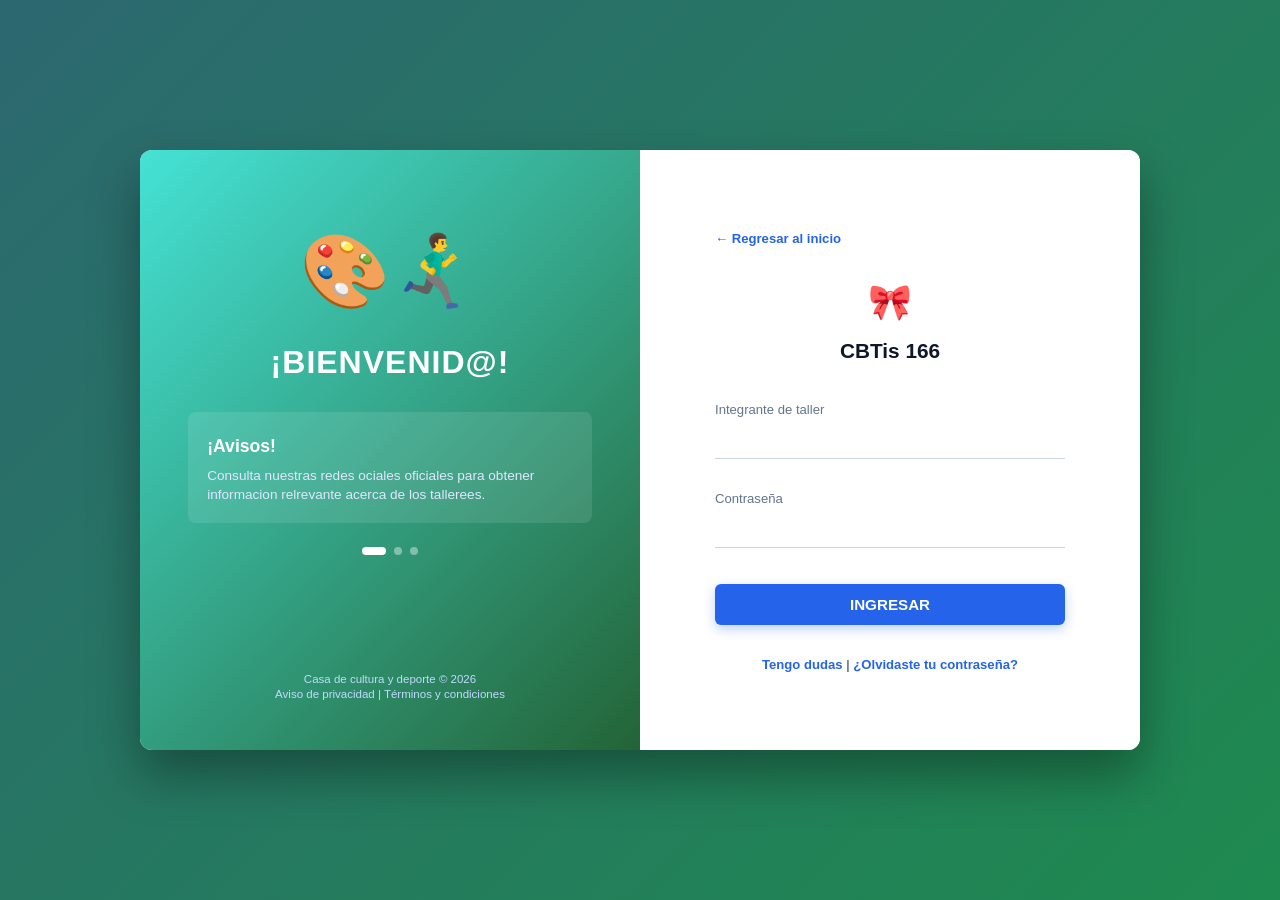
<file: login.html>
<!DOCTYPE html>
<html lang="es">
<head>
    <meta charset="UTF-8">
    <meta name="viewport" content="width=device-width, initial-scale=1.0">
    <title>Portal de la casa de cultura</title>
    <link rel="stylesheet" href="styles.css">
</head>
<body class="cbtis-login-body">

    <!-- Contenedor principal de dos columnas -->
    <div class="cbtis-login-container">

        <!-- LADO IZQUIERDO: Panel Azul con Bienvenida e Ilustración -->
        <div class="cbtis-left-panel">
            <div class="cbtis-left-content">
                
                <div class="cbtis-illustration-box">
                    <div class="cbtis-badge-icon">🎨🏃‍♂️‍➡️</div>
                    <h2>¡BIENVENID@!</h2>
                </div>

                <div class="cbtis-notices-box">
                    <h3>¡Avisos!</h3>
                    <p>Consulta nuestras redes ociales oficiales para obtener informacion relrevante acerca de los tallerees.</p>
                </div>

                <div class="cbtis-slider-dots">
                    <span class="cbtis-dot active"></span>
                    <span class="cbtis-dot"></span>
                    <span class="cbtis-dot"></span>
                </div>
            </div>

            <div class="cbtis-left-footer">
                Casa de cultura y deporte &copy; 2026<br>
                <span>Aviso de privacidad | Términos y condiciones</span>
            </div>
        </div>

        <!-- LADO DERECHO: Panel Blanco con el Formulario de Acceso -->
        <div class="cbtis-right-panel">
            <div class="cbtis-login-wrapper">
                
                <div class="login-back-container">
                    <a href="index.html" class="cbtis-back-link">← Regresar al inicio</a>
                </div>

                <div class="cbtis-logo-header">
                    <div class="login-logo-emoji">🎀</div>
                    <h1>CBTis <strong>166</strong></h1>
                </div>

                <form id="form-login" action="#" method="POST">
                    
                    <div class="cbtis-input-group">
                        <label for="usuario">Integrante de taller</label>
                        <input type="text" id="usuario" name="usuario" required>
                    </div>

                    <div class="cbtis-input-group">
                        <label for="password">Contraseña</label>
                        <input type="password" id="password" name="password" required>
                    </div>

                    <button type="submit" class="cbtis-btn-ingresar">INGRESAR</button>

                </form>

                <div class="cbtis-login-help">
                    <a href="#">Tengo dudas</a> | <a href="#">¿Olvidaste tu contraseña?</a>
                </div>

            </div>
        </div>

    </div>

    <script src="script.js"></script>
</body>
</html>
</file>
<file: styles.css>
/* ======================================================================
   ESTILOS GENERALES Y PORTADA - CBTis 166
   ====================================================================== */
*{
    box-sizing: border-box; /* Incluye bordes y rellenos en el ancho y alto total */
    margin: 0;              /* Elimina los márgenes predeterminados de la página */
    padding: 0;             /* Elimina los rellenos internos predeterminados */
}

body {
    font-family: 'Segoe UI', Tahoma, Geneva, Verdana, sans-serif; /* Tipografía principal limpia y moderna */
    color: #1e293b;                 /* Color de texto base gris oscuro */
    background-color: #f8fafc;      /* Color de fondo general suave para el sitio */
    line-height: 1.6;               /* Espaciado de línea cómodo para la lectura */
}

/* --------------------------------------------------------------------
   BARRA SUPERIOR DE CONTACTO
   -------------------------------------------------------------------- */
.top-bar {
    background-color: #0b1120;              /* Fondo oscuro para la franja de contacto superior */
    color: #cbd5e1;                         /* Color de texto gris claro secundario */
    font-size: 0.82rem;                     /* Tamaño de fuente pequeño y sutil */
    padding: 0.5rem 2rem;                   /* Relleno interno superior/inferior y lateral */
    border-bottom: 1px solid rgba(255, 255, 255, 0.1); /* Línea divisoria inferior translúcida */
}

.top-bar-container {
    max-width: 1200px;     /* Ancho máximo estructurado para mantener simetría */
    margin: 0 auto;        /* Centra horizontalmente el contenedor */
    display: flex;         /* Activa el diseño flexible */
    justify-content: space-between; /* Distribuye el espacio entre los elementos internos */
    align-items: center;   /* Centra verticalmente los elementos */
}

.top-contacts {
    display: flex;         /* Distribuye los datos de contacto en fila horizontal */
    gap: 2rem;             /* Separación horizontal entre los elementos */
}

.top-item.whatsapp {
    color: #4ade80;        /* Color verde característico para destacar WhatsApp */
}

/* ======================================================================
   BARRA DE NAVEGACIÓN RESPONSIVA
   ====================================================================== */
.navbar {
    background-color: #ffffff; /* Fondo blanco sólido para el menú de navegación */
    border-bottom: 1px solid #e2e8f0; /* Borde inferior sutil */
    position: sticky;          /* Fija la barra en la parte superior al hacer scroll */
    top: 0;                    /* Posición de anclaje exacto en la parte superior */
    z-index: 1000;             /* Asegura que la barra esté siempre por encima de otros elementos */
    padding: 0.8rem 1.5rem;    /* Relleno interior de la barra de navegación */
}

.nav-container {
    max-width: 1200px;         /* Ancho máximo alineado con el resto del sitio */
    margin: 0 auto;            /* Centra el contenedor del menú */
    display: flex;             /* Modelo flexible */
    justify-content: space-between; /* Separa el logotipo de los enlaces del menú */
    align-items: center;       /* Alinea verticalmente al centro */
    flex-wrap: wrap;           /* Permite que los elementos bajen si falta espacio */
    gap: 1rem;                 /* Espaciado predeterminado */
}

.nav-brand {
    display: flex;             /* Contenedor flexible para la marca/logo */
    align-items: center;       /* Centra verticalmente el logotipo */
}

.brand-logo-img {
    height: 55px;              /* Altura fija estándar para el logotipo institucional */
    width: auto;               /* Ancho proporcional automático */
    object-fit: contain;       /* Evita deformaciones en la imagen */
    display: block;            /* Elimina espacios fantasma inferiores */
}

.nav-links {
    display: flex;             /* Organiza los enlaces de navegación en línea */
    align-items: center;       /* Centra verticalmente */
    gap: 1.5rem;               /* Espacio de separación entre cada opción del menú */
    flex-wrap: wrap;           /* Adaptable en pantallas chicas */
}

.nav-links a {
    text-decoration: none;     /* Quita el subrayado predeterminado de los enlaces */
    color: #475569;            /* Color de texto gris intermedio */
    font-weight: 600;          /* Seminegrita para mejor visibilidad */
    font-size: 0.9rem;         /* Tamaño de fuente adecuado */
    transition: color 0.2s;    /* Transición suave al cambiar de color */
}

.nav-links a:hover {
    color: #2563eb;            /* Cambia a azul corporativo al pasar el cursor */
}

.btn-nav-login {
    background-color: #2563eb; /* Fondo azul destacado para el botón de alumnos */
    color: white !important;   /* Texto blanco forzado */
    padding: 8px 16px;         /* Relleno interior del botón */
    border-radius: 6px;        /* Esquinas redondeadas */
    transition: background-color 0.2s; /* Transición suave en el color de fondo */
}

.btn-nav-login:hover {
    background-color: #1d4ed8; /* Azul más oscuro al pasar el cursor */
}

@media (max-width: 600px) {
    .navbar {
        padding: 0.6rem 1rem;  /* Reduce el padding en pantallas móviles pequeñas */
    }
    .nav-container {
        justify-content: center; /* Centra los elementos del menú en móviles */
    }
    .nav-links {
        gap: 1rem;             /* Reduce el espacio entre enlaces */
        justify-content: center; /* Centra los enlaces */
    }
}

/* --------------------------------------------------------------------
   SECCIÓN HERO (DOS COLUMNAS CON COLLAGE)
   -------------------------------------------------------------------- */
.hero-section {
    background: linear-gradient(135deg, #81c2ca 0%, #3f5e37 100%); /* Fondo con degradado azul oscuro */
    color: rgb(255, 254, 253);              /* Texto general en blanco para alto contraste */
    padding: 5rem 2rem;        /* Relleno superior/inferior amplio y lateral */
    overflow: hidden;          /* Oculta desbordamientos */
}

.hero-container {
    max-width: 1200px;         /* Ancho máximo del contenedor principal */
    margin: 0 auto;            /* Centra el contenedor */
    display: grid;             /* Utiliza CSS Grid para organizar las columnas */
    grid-template-columns: 1.1fr 0.9fr; /* Texto ligeramente más ancho que el collage */
    gap: 3rem;                 /* Espacio de separación entre columnas */
    align-items: center;       /* Alinea verticalmente al centro */
}

@media (max-width: 900px) {
    .hero-container {
        grid-template-columns: 1fr; /* Cambia a una sola columna en pantallas medianas/móviles */
    }
}

.hero-tag {
    display: inline-block;     /* Permite aplicar padding y márgenes como bloque */
    background-color: rgba(37, 235, 113, 0.3); /* Fondo azul translúcido */
    border: 1px solid rgba(210, 224, 241, 0.4); /* Borde azul claro sutil */
    color: #93c5fd;            /* Texto azul claro brillante */
    padding: 6px 16px;         /* Relleno interior */
    border-radius: 20px;       /* Bordes redondeados estilo píldora */
    font-size: 0.85rem;        /* Tamaño de fuente compacto */
    font-weight: 600;          /* Seminegrita */
    text-transform: uppercase; /* Convierte el texto en mayúsculas */
    margin-bottom: 1.5rem;     /* Margen inferior */
}

.hero-text-side h1 {
    font-size: 2.8rem;         /* Tamaño de fuente grande para el título principal */
    font-weight: 800;          /* Grosor muy marcado */
    margin-bottom: 1rem;       /* Espacio inferior */
    letter-spacing: -0.5px;    /* Reduce ligeramente el espacio entre letras */
    line-height: 1.2;          /* Altura de línea compacta */
}

.hero-text-side p {
    font-size: 1.1rem;         /* Tamaño de fuente cómodo para la descripción */
    color: #cbd5e1;            /* Color gris claro legible */
    margin-bottom: 2rem;       /* Espacio inferior */
    line-height: 1.6;          /* Altura de línea legible */
}

.hero-cta-box {
    background: rgba(21, 42, 15, 0.4); /* Fondo oscuro semitransparente */
    border: 1px solid rgba(255, 255, 255, 0.1); /* Borde sutil translúcido */
    padding: 1.8rem;           /* Relleno interno */
    border-radius: 12px;       /* Bordes redondeados */
    backdrop-filter: blur(6px); /* Efecto de desenfoque de cristal esmerilado */
}

.btn-orange {
    display: inline-block;     /* Permite dimensiones en enlaces */
    background: linear-gradient(135deg, #ec98cc 0%, #0cb6ea 100%); /* Degradado naranja llamativo */
    color: white;              /* Texto blanco */
    padding: 14px 28px;        /* Relleno interior generoso */
    border-radius: 8px;        /* Bordes redondeados */
    text-decoration: none;     /* Quita subrayado */
    font-weight: 700;          /* Negrita */
    font-size: 1.05rem;        /* Tamaño destacado */
    box-shadow: 0 4px 15px rgba(22, 249, 98, 0.4); /* Sombra naranja difuminada */
    transition: transform 0.2s, box-shadow 0.2s; /* Transiciones suaves */
    margin-bottom: 1.2rem;     /* Espacio inferior */
}

.btn-orange:hover {
    transform: translateY(-2px); /* Eleva ligeramente el botón al pasar el cursor */
    box-shadow: 0 6px 20px rgba(39, 240, 106, 0.6); /* Aumenta intensidad de sombra */
}

.hero-benefits {
    display: flex;             /* Organiza los beneficios en línea flexible */
    flex-wrap: wrap;           /* Salto de línea automático */
    gap: 15px;                 /* Espacio entre beneficios */
    font-size: 0.9rem;         /* Tamaño estándar */
    color: #e2e8f0;            /* Gris claro */
    font-weight: 500;          /* Peso medio */
}

/* Estilos del Collage de Imágenes */
.image-collage {
    display: flex;             /* Organiza los elementos en columna */
    flex-direction: column;    /* Dirección vertical */
    gap: 15px;                 /* Espacio entre imágenes */
    background: rgba(255, 255, 255, 0.05); /* Fondo translúcido sutil */
    padding: 20px;             /* Relleno interior */
    border-radius: 20px;       /* Bordes redondeados del contenedor */
    border: 1px solid rgba(255, 255, 255, 0.1); /* Borde sutil */
}

.collage-main img {
    width: 100%;               /* Ancho completo */
    height: 240px;             /* Altura fija para la imagen principal */
    object-fit: cover;         /* Recorta proporcionalmente sin deformar */
    border-radius: 12px;       /* Bordes redondeados */
    box-shadow: 0 10px 25px rgba(0,0,0,0.3); /* Sombra de profundidad */
}

.collage-sub {
    display: grid;             /* Cuadrícula para las dos imágenes inferiores */
    grid-template-columns: 1fr 1fr; /* Dos columnas iguales */
    gap: 15px;                 /* Espacio entre las secundarias */
}

.collage-sub img {
    width: 100%;               /* Ancho completo */
    height: 140px;             /* Altura fija para secundarias */
    object-fit: cover;         /* Recorte proporcional */
    border-radius: 12px;       /* Bordes redondeados */
    box-shadow: 0 8px 20px rgba(0,0,0,0.3); /* Sombra de profundidad */
}

/* Clases específicas para el formulario de informes */
.hero-title-custom {
    font-size: 2.5rem;         /* Tamaño de título personalizado */
    margin-bottom: 1rem;       /* Margen inferior */
}

.hero-desc-custom {
    color: #cbd5e1;            /* Color secundario */
    font-size: 1rem;           /* Tamaño legible */
    margin-bottom: 1.5rem;     /* Margen inferior */
}

.hero-subtitle-custom {
    font-size: 0.95rem;        /* Subtítulo */
    font-weight: 600;          /* Seminegrita */
    color: #93c5fd;            /* Azul claro */
    margin-bottom: 0.8rem;     /* Margen inferior */
}

.hero-benefits-column {
    display: flex;             /* Flexible vertical */
    flex-direction: column;    /* Apilado vertical */
    gap: 8px;                  /* Espaciado ajustado */
}

.cbtis-hero-form-card {
    background-color: #ffffff; /* Fondo blanco sólido para la tarjeta del formulario */
    padding: 2.2rem;           /* Relleno interno amplio */
    border-radius: 16px;       /* Bordes redondeados marcados */
    box-shadow: 0 20px 40px rgba(0, 0, 0, 0.25); /* Sombra elegante flotante */
    width: 100%;               /* Ancho completo disponible */
    max-width: 440px;          /* Ancho máximo de la tarjeta */
    margin: 0 auto;            /* Centrado horizontal */
}

.form-card-title {
    color: #0f172a;            /* Color oscuro */
    font-size: 1.25rem;        /* Mediano destacado */
    font-weight: 700;          /* Negrita */
    margin-bottom: 1rem;       /* Margen inferior */
    text-align: center;        /* Centrado */
}

.form-group-margin {
    margin-bottom: 1rem;       /* Espacio inferior estándar entre campos */
}

.form-control-input {
    width: 100%;               /* Ancho completo */
    border: 1px solid #cbd5e1; /* Borde gris claro */
    border-radius: 8px;        /* Bordes redondeados */
    padding: 10px 14px;        /* Relleno interior cómodo */
    font-size: 0.9rem;         /* Tamaño de letra interno */
    outline: none;             /* Sin borde de enfoque por defecto */
}

.form-control-select {
    width: 100%;               /* Ancho completo */
    border: 1px solid #cbd5e1; /* Borde gris claro */
    border-radius: 8px;        /* Bordes redondeados */
    padding: 10px 14px;        /* Relleno interior */
    font-size: 0.9rem;         /* Tamaño de fuente */
    background: #fff;          /* Fondo blanco */
    color: #475569;            /* Color de texto de opciones */
    outline: none;             /* Quita contorno */
}

.form-date-label {
    font-size: 0.78rem;        /* Letra pequeña para etiquetas de fecha */
    color: #64748b;            /* Gris secundario */
    display: block;            /* Ocupa su propia línea */
    margin-bottom: 2px;        /* Margen inferior mínimo */
}

.form-control-date {
    width: 100%;               /* Ancho completo */
    border: 1px solid #cbd5e1; /* Borde gris */
    border-radius: 8px;        /* Bordes redondeados */
    padding: 8px 14px;         /* Relleno interior */
    font-size: 0.9rem;         /* Tamaño de fuente */
    color: #334155;            /* Color de texto interno */
    outline: none;             /* Quita contorno */
}

.form-control-textarea {
    width: 100%;               /* Ancho completo */
    border: 1px solid #cbd5e1; /* Borde gris */
    border-radius: 8px;        /* Bordes redondeados */
    padding: 10px 14px;        /* Relleno interior */
    font-size: 0.9rem;         /* Tamaño de fuente */
    outline: none;             /* Quita contorno */
    font-family: inherit;      /* Hereda tipografía general */
}

/* ======================================================================
   CORRECCIÓN DEFINITIVA PARA LA CASILLA Y EL TEXTO DE ACEPTAR TÉRMINOS
   ====================================================================== */
.form-group-checkbox {
    margin-bottom: 1.2rem;     /* Espacio inferior */
    display: flex;             /* Contenedor flexible */
    flex-direction: row !important; /* Fuerza dirección horizontal estricta */
    align-items: flex-start !important; /* Alinea arriba */
    justify-content: flex-start !important; /* Alinea a la izquierda */
    gap: 10px;                 /* Espacio horizontal entre cuadro y texto */
    text-align: left;          /* Alineación izquierda */
    width: 100%;               /* Ancho completo */
}

.form-checkbox-input {
    width: 18px !important;    /* Ancho fijo forzado para el checkbox */
    height: 18px !important;   /* Alto fijo forzado */
    min-width: 18px;           /* Evita compresión */
    cursor: pointer;           /* Cambia cursor a mano */
    margin-top: 2px;           /* Ajuste vertical fino con la primera línea */
    flex-shrink: 0;            /* Impide deformación */
    appearance: auto;          /* Restaura el comportamiento visual nativo */
    -webkit-appearance: checkbox; /* Compatibilidad WebKit */
}

.form-checkbox-label {
    font-size: 0.78rem !important; /* Letra pequeña legible para textos legales */
    color: #475569 !important;     /* Gris oscuro */
    line-height: 1.35 !important;  /* Altura de línea compacta */
    cursor: pointer;               /* Cursor interactivo */
    display: inline-block !important; /* Comportamiento en línea */
    width: auto !important;        /* Ancho automático */
    flex: 1;                       /* Ocupa el resto del espacio disponible */
}

.form-submit-btn {
    background-color: #0052ff;     /* Fondo azul intenso para el botón enviar */
    width: 100%;                   /* Ancho completo */
    border-radius: 8px;            /* Bordes redondeados */
    padding: 12px;                 /* Relleno interior */
    font-weight: 700;              /* Negrita */
    color: white;                  /* Texto blanco */
    border: none;                  /* Sin bordes */
    cursor: pointer;               /* Cursor de mano */
    transition: background 0.2s;   /* Transición suave */
}

.cbtis-hero-form-card input:focus, 
.cbtis-hero-form-card select:focus, 
.cbtis-hero-form-card textarea:focus {
    border-color: #2563eb !important; /* Cambia el borde a azul brillante al enfocar */
    box-shadow: 0 0 0 3px rgba(37, 99, 235, 0.15); /* Brillo sutil alrededor */
}

/* ======================================================================
   ESTILOS DE OFERTA EDUCATIVA CON IMÁGENES
   ====================================================================== */
.careers-section {
    padding: 5rem 2rem;            /* Espaciado superior/inferior */
    background-color: #f8fafc;     /* Fondo claro */
}

.section-container {
    max-width: 1200px;             /* Ancho máximo centrado */
    margin: 0 auto;                /* Centrado horizontal */
}

.section-header {
    text-align: center;            /* Centrado de títulos de sección */
    margin-bottom: 3.5rem;         /* Espacio inferior */
}

.section-header h2 {
    font-size: 2.2rem;             /* Título grande */
    color: #0f172a;                /* Color oscuro */
    margin-bottom: 0.5rem;         /* Espacio con subtítulo */
}

.section-header p {
    color: #64748b;                /* Gris secundario */
    font-size: 1.05rem;            /* Tamaño legible */
}

.careers-grid {
    display: grid;                 /* Cuadrícula CSS adaptable */
    grid-template-columns: repeat(auto-fit, minmax(260px, 1fr)); /* Columnas responsivas */
    gap: 2rem;                     /* Espacio entre tarjetas */
}

.career-card {
    background-color: #ffffff;     /* Fondo blanco */
    border: 1px solid #e2e8f0;     /* Borde sutil */
    border-radius: 12px;           /* Esquinas redondeadas */
    overflow: hidden;              /* Oculta desbordamientos internos */
    box-shadow: 0 4px 6px rgba(0, 0, 0, 0.02); /* Sombra ligera */
    transition: transform 0.2s ease, box-shadow 0.2s ease; /* Transiciones suaves */
}

.career-card:hover {
    transform: translateY(-5px);   /* Eleva la tarjeta al pasar el cursor */
    box-shadow: 0 15px 30px rgba(0, 0, 0, 0.08); /* Acentúa la sombra */
    border-color: #cbd5e1;         /* Oscurece borde */
}

.career-img-container {
    width: 100%;                   /* Ancho completo */
    height: 160px;                 /* Altura fija de imagen */
    overflow: hidden;              /* Oculta desbordamientos */
}

.career-img-container img {
    width: 100%;                   /* Ancho adaptado */
    height: 100%;                  /* Alto adaptado */
    object-fit: cover;             /* Recorte proporcional */
    transition: transform 0.3s ease; /* Transición para zoom */
}

.career-card:hover .career-img-container img {
    transform: scale(1.05);        /* Efecto zoom in en imagen al hacer hover */
}

.career-content {
    padding: 1.8rem;               /* Relleno interno de textos */
}

.career-content h3 {
    font-size: 1.15rem;            /* Tamaño de título */
    color: #4f73c9;                /* Color oscuro */
    margin-bottom: 0.8rem;         /* Espacio inferior */
    font-weight: 700;              /* Negrita */
}

.career-content p {
    color: #64748b;                /* Gris descriptivo */
    font-size: 0.9rem;             /* Tamaño estándar */
    line-height: 1.5;              /* Altura de línea */
}

/* ======================================================================
   ESTILOS DEL PIE DE PÁGINA (FOOTER CON REDES SOCIALES)
   ====================================================================== */
.footer {
    background-color: #2c8350;     /* Fondo oscuro institucional */
    color: #94a3b8;                /* Texto gris claro */
    padding: 2.5rem 2rem;          /* Relleno interior */
    border-top: 1px solid rgba(255, 255, 255, 0.05); /* Línea superior sutil */
}

.footer-container {
    max-width: 1200px;             /* Ancho máximo alineado */
    margin: 0 auto;                /* Centrado horizontal */
    display: flex;                 /* Distribución flexible */
    justify-content: space-between; /* Separa créditos de redes */
    align-items: center;           /* Centrado vertical */
    flex-wrap: wrap;               /* Adaptable */
    gap: 1.5rem;                   /* Espacio entre elementos */
}

.footer-info p {
    font-size: 0.9rem;             /* Tamaño estándar */
    color: #cbd5e1;                /* Color legible */
    margin-bottom: 0.3rem;         /* Espacio mínimo */
}

.footer-author {
    font-size: 0.82rem;            /* Letra pequeña para autor */
    color: #64748b;                /* Gris sutil */
}

.footer-socials {
    display: flex;                 /* Iconos en línea */
    gap: 12px;                     /* Espacio entre iconos */
}

.social-icon {
    width: 38px;                   /* Ancho fijo circular */
    height: 38px;                  /* Alto fijo circular */
    background: rgba(255, 255, 255, 0.08); /* Fondo translúcido */
    border: 1px solid rgba(255, 255, 255, 0.12); /* Borde sutil */
    color: #ffffff;                /* Icono blanco */
    border-radius: 50%;            /* Círculo perfecto */
    display: flex;                 /* Centrado interno */
    align-items: center;           /* Centrado vertical */
    justify-content: center;       /* Centrado horizontal */
    text-decoration: none;         /* Sin subrayado */
    font-weight: 700;              /* Negrita */
    font-size: 0.95rem;            /* Tamaño del símbolo */
    transition: background 0.2s, transform 0.2s, border-color 0.2s; /* Transiciones */
}

.social-icon:hover {
    background: #2563eb;           /* Azul corporativo al pasar cursor */
    border-color: #2563eb;         /* Borde azul */
    transform: translateY(-3px);   /* Eleva sutilmente el icono */
}

@media (max-width: 768px) {
    .footer-container {
        flex-direction: column;    /* Columna en tablets y móviles */
        text-align: center;        /* Centra textos del footer */
    }
    .footer-socials {
        justify-content: center;   /* Centra iconos sociales */
    }
}

/* ======================================================================
   ESTILOS DE LOGIN EN PANTALLA PARTIDA - CBTis 166
   ====================================================================== */
.cbtis-login-body {
    margin: 0;                     /* Sin márgenes */
    padding: 0;                    /* Sin padding */
    font-family: 'Segoe UI', Tahoma, Geneva, Verdana, sans-serif; /* Tipografía general */
    background: linear-gradient(135deg, #2c6870 0%, #1e8a4f 100%); /* Fondo degradado */
    min-height: 100vh;             /* Altura mínima de pantalla completa */
    display: flex;                 /* Centrado flexible */
    justify-content: center;       /* Centrado horizontal */
    align-items: center;           /* Centrado vertical */
}

.cbtis-login-container {
    width: 100%;                   /* Ancho completo */
    max-width: 1000px;             /* Ancho máximo de la tarjeta de login */
    height: 600px;                 /* Altura fija estándar */
    background-color: #ffffff;     /* Fondo blanco */
    border-radius: 12px;           /* Bordes redondeados */
    box-shadow: 0 25px 50px rgba(0, 0, 0, 0.35); /* Sombra pronunciada */
    display: grid;                 /* Pantalla dividida en cuadrícula */
    grid-template-columns: 1fr 1fr; /* Dos columnas iguales (panel izquierdo y derecho) */
    overflow: hidden;              /* Oculta desbordamientos */
    margin: 2rem;                  /* Margen exterior */
}

@media (max-width: 850px) {
    .cbtis-login-container {
        grid-template-columns: 1fr; /* Una sola columna en dispositivos menores */
        height: auto;               /* Altura automática */
    }
    .cbtis-left-panel {
        display: none;              /* Oculta el panel izquierdo decorativo en móviles */
    }
}

.cbtis-left-panel {
    background: linear-gradient(135deg, #45e2d5 0%, #236437 100%); /* Degradado oscuro */
    color: white;                  /* Texto blanco */
    padding: 3rem;                 /* Relleno interno */
    display: flex;                 /* Diseño flexible */
    flex-direction: column;        /* Apilado vertical */
    justify-content: space-between; /* Distribuye espacio superior e inferior */
}

.cbtis-illustration-box {
    text-align: center;            /* Centrado */
    margin-top: 1rem;              /* Margen superior */
}

.cbtis-badge-icon {
    font-size: 4.5rem;             /* Tamaño grande para icono/emoji */
    margin-bottom: 0.5rem;         /* Margen inferior */
}

.cbtis-illustration-box h2 {
    font-size: 2rem;               /* Título grande */
    font-weight: 800;              /* Negrita fuerte */
    letter-spacing: 1px;           /* Espaciado entre letras */
}

.cbtis-notices-box {
    background: rgba(255, 255, 255, 0.1); /* Caja translúcida de avisos */
    padding: 1.2rem;               /* Relleno interno */
    border-radius: 8px;            /* Bordes redondeados */
    margin-top: 1.5rem;            /* Margen superior */
}

.cbtis-notices-box h3 {
    font-size: 1.1rem;             /* Título de aviso */
    margin-bottom: 0.4rem;         /* Margen inferior */
}

.cbtis-notices-box p {
    font-size: 0.85rem;            /* Texto pequeño */
    color: #e0e7ff;                /* Azul claro tenue */
    line-height: 1.4;              /* Altura de línea */
}

.cbtis-slider-dots {
    display: flex;                 /* Indicadores de slider en fila */
    justify-content: center;       /* Centrados */
    gap: 8px;                      /* Espacio entre puntos */
    margin-top: 1.5rem;            /* Margen superior */
}

.cbtis-dot {
    width: 8px;                    /* Ancho de punto inactivo */
    height: 8px;                   /* Alto de punto inactivo */
    background-color: rgba(255, 255, 255, 0.4); /* Translúcido */
    border-radius: 50%;            /* Circular */
}

.cbtis-dot.active {
    background-color: #ffffff;     /* Blanco sólido para punto activo */
    width: 24px;                   /* Más ancho simulando barra activa */
    border-radius: 4px;            /* Bordes redondeados */
}

.cbtis-left-footer {
    font-size: 0.72rem;            /* Letra pequeña institucional */
    color: #bfdbfe;                /* Azul muy claro */
    text-align: center;            /* Centrado */
    line-height: 1.3;              /* Altura de línea */
}

.cbtis-right-panel {
    background-color: #ffffff;     /* Panel derecho blanco para el formulario de login */
    padding: 3rem 3.5rem;          /* Relleno interno amplio */
    display: flex;                 /* Flexible */
    flex-direction: column;        /* Vertical */
    justify-content: center;       /* Centrado vertical */
}

.cbtis-login-wrapper {
    width: 100%;                   /* Ancho completo */
    max-width: 350px;              /* Ancho máximo del contenedor de login */
    margin: 0 auto;                /* Centrado horizontal */
}

.login-back-container {
    margin-bottom: 1.5rem;         /* Margen inferior */
}

.cbtis-back-link {
    color: #2563eb;                /* Enlace azul */
    font-size: 0.82rem;            /* Tamaño pequeño */
    text-decoration: none;         /* Sin subrayado */
    font-weight: 600;              /* Seminegrita */
}

.cbtis-back-link:hover {
    text-decoration: underline;    /* Subraya al pasar cursor */
}

.cbtis-logo-header {
    text-align: center;            /* Centrado */
    margin-bottom: 2rem;           /* Margen inferior */
}

.login-logo-emoji {
    font-size: 2.2rem;             /* Emoji grande */
    margin-bottom: 0.2rem;         /* Margen inferior */
}

.cbtis-logo-header h1 {
    font-size: 1.3rem;             /* Tamaño título */
    color: #0f172a;                /* Oscuro */
    font-weight: 700;              /* Negrita */
}

.cbtis-logo-header h1 span {
    color: #2563eb;                /* Acento en azul */
}

.cbtis-input-group {
    margin-bottom: 1.8rem;         /* Espacio inferior */
    position: relative;            /* Posicionamiento relativo */
}

.cbtis-input-group label {
    display: block;                /* Ocupa su línea */
    font-size: 0.82rem;            /* Pequeño */
    color: #64748b;                /* Gris */
    margin-bottom: 0.3rem;         /* Margen inferior */
    font-weight: 500;              /* Medio */
}

.cbtis-input-group input {
    width: 100%;                   /* Ancho completo */
    border: none;                  /* Sin borde completo */
    border-bottom: 1px solid #cbd5e1; /* Borde inferior estilo material design */
    padding: 8px 0;                /* Relleno */
    font-size: 0.95rem;            /* Tamaño de fuente */
    color: #0f172a;                /* Oscuro */
    background: transparent;       /* Fondo transparente */
    outline: none;                 /* Sin contorno */
    transition: border-color 0.2s; /* Transición suave */
}

.cbtis-input-group input:focus {
    border-bottom: 2px solid #2563eb; /* Cambia a borde inferior azul grueso al enfocar */
}

.cbtis-btn-ingresar {
    width: 100%;                   /* Ancho completo */
    background-color: #2563eb;     /* Azul corporativo */
    color: white;                  /* Texto blanco */
    border: none;                  /* Sin bordes */
    padding: 12px;                 /* Relleno */
    border-radius: 6px;            /* Esquinas redondeadas */
    font-weight: 700;              /* Negrita */
    font-size: 0.95rem;            /* Tamaño */
    cursor: pointer;               /* Mano interactiva */
    box-shadow: 0 4px 12px rgba(37, 99, 235, 0.3); /* Sombra azul */
    transition: background-color 0.2s, transform 0.1s; /* Transiciones */
    margin-top: 0.5rem;            /* Margen superior */
}

.cbtis-btn-ingresar:hover {
    background-color: #1d4ed8;     /* Azul más oscuro al pasar cursor */
}

.cbtis-login-help {
    text-align: center;            /* Centrado */
    margin-top: 1.8rem;            /* Margen superior */
    font-size: 0.82rem;            /* Pequeño */
}

.cbtis-login-help a {
    color: #2563eb;                /* Azul */
    text-decoration: none;         /* Sin subrayado */
    font-weight: 600;              /* Seminegrita */
}

.cbtis-login-help a:hover {
    text-decoration: underline;    /* Subraya al pasar cursor */
}

/* ======================================================================
   ESTILOS Y RECORRIDO DE DOCENTES
   ====================================================================== */
.teachers-section {
    background: linear-gradient(135deg, #2a0f16 0%, #5f1e8a 100%); /* Fondo degradado oscuro */
    color: white;                  /* Texto blanco */
    padding: 4rem 1.5rem;          /* Relleno superior/inferior y lateral */
}

.teachers-container {
    max-width: 1200px;             /* Ancho máximo centrado */
    margin: 0 auto;                /* Centrado horizontal */
}

.teachers-header {
    display: flex;                 /* Flexible */
    justify-content: space-between; /* Separa título de botones */
    align-items: flex-end;         /* Alineación inferior */
    margin-bottom: 2.5rem;         /* Margen inferior */
    flex-wrap: wrap;               /* Adaptable */
    gap: 1.5rem;                   /* Espacio entre elementos */
}

.teachers-tag {
    display: inline-block;         /* Bloque en línea */
    color: #93c5fd;                /* Azul claro */
    font-size: 0.82rem;            /* Pequeño */
    font-weight: 700;              /* Negrita */
    text-transform: uppercase;     /* Mayúsculas */
    margin-bottom: 0.6rem;         /* Margen inferior */
    letter-spacing: 0.5px;         /* Espaciado de letras */
}

.convenience-tag-custom {
    color: #2563eb;                /* Azul específico para convenios */
}

.teachers-header h2 {
    font-size: 2.2rem;             /* Título grande */
    font-weight: 800;              /* Negrita fuerte */
    margin-bottom: 0.6rem;         /* Margen inferior */
    letter-spacing: -0.5px;        /* Espaciado ajustado */
}

.teachers-header p {
    color: #cbd5e1;                /* Gris claro */
    font-size: 1rem;               /* Estándar */
    max-width: 700px;              /* Ancho máximo para lectura cómoda */
    line-height: 1.6;              /* Altura de línea */
}

.teachers-nav-buttons {
    display: flex;                 /* Botones en línea */
    gap: 10px;                     /* Espaciado entre flechas */
}

.nav-btn {
    width: 42px;                   /* Ancho fijo circular */
    height: 42px;                  /* Alto fijo circular */
    background: rgba(255, 255, 255, 0.1); /* Translúcido */
    border: 1px solid rgba(255, 255, 255, 0.2); /* Borde translúcido */
    color: white;                  /* Símbolo blanco */
    border-radius: 50%;            /* Circular */
    font-size: 1.4rem;             /* Tamaño de flecha */
    cursor: pointer;               /* Mano interactiva */
    display: flex;                 /* Centrado interno */
    align-items: center;           /* Centrado vertical */
    justify-content: center;       /* Centrado horizontal */
    transition: background 0.2s, transform 0.1s; /* Transiciones */
}

.nav-btn:hover {
    background: rgba(255, 255, 255, 0.25); /* Aclara al pasar cursor */
    transform: scale(1.05);        /* Ligero zoom */
}

.teachers-grid {
    display: flex;                 /* Carrusel horizontal flexible */
    gap: 1.5rem;                   /* Espacio entre tarjetas de profesores */
    overflow-x: auto;              /* Permite scroll horizontal */
    scroll-behavior: smooth;       /* Movimiento fluido al usar botones */
    padding-bottom: 1rem;          /* Relleno inferior */
    scrollbar-width: none;         /* Oculta barra de desplazamiento en Firefox */
}

.teachers-grid::-webkit-scrollbar {
    display: none;                 /* Oculta barra de desplazamiento en Chrome/Safari */
}

.teacher-card {
    flex: 0 0 calc(25% - 1.15rem); /* Ancho fijo exacto para mostrar 4 tarjetas en pantallas grandes */
    background: #1e293b;           /* Fondo gris oscuro azulado */
    border-radius: 16px;           /* Bordes redondeados */
    overflow: hidden;              /* Oculta desbordamientos */
    border: 1px solid rgba(255, 255, 255, 0.1); /* Borde sutil */
    transition: transform 0.2s ease, box-shadow 0.2s ease; /* Transiciones */
}

@media (max-width: 1024px) {
    .teacher-card {
        flex: 0 0 calc(43% - 0.75rem); /* Ajusta para mostrar 2 tarjetas en tablets */
    }
}

@media (max-width: 650px) {
    .teacher-card {
        flex: 0 0 82%;             /* Ajusta para mostrar una tarjeta grande en móviles */
    }
}

.teacher-card:hover {
    transform: translateY(-5px);   /* Eleva la tarjeta al pasar el cursor */
    box-shadow: 0 15px 30px rgba(0, 0, 0, 0.4); /* Sombra oscura profunda */
}

.teacher-card img {
    width: 100%;                   /* Ancho completo */
    height: 240px;                 /* Altura fija de la foto del docente */
    object-fit: cover;             /* Recorte proporcional */
    object-position: top;          /* Enfoca la parte superior (rostro) de la foto */
}

.teacher-info {
    padding: 1.5rem;               /* Relleno interior para los datos del profesor */
    background: linear-gradient(180deg, rgba(30, 41, 59, 0.9) 0%, rgba(15, 23, 42, 0.95) 100%); /* Degradado interno */
}

.teacher-info h3 {
    font-size: 1.1rem;             /* Nombre del profesor */
    font-weight: 700;              /* Negrita */
    color: white;                  /* Blanco */
    margin-bottom: 0.4rem;         /* Margen inferior */
}

.teacher-info p {
    font-size: 0.85rem;            /* Descripción de especialidad */
    color: #94a3b8;                /* Gris claro */
    line-height: 1.4;              /* Altura de línea */
}

/* ======================================================================
   ESTILOS DE CONVENIOS EN DOBLE LÍNEA (MARQUESINAS INFINITAS)
   ====================================================================== */
.convenios-section {
    padding: 5rem 0;               /* Relleno superior e inferior */
    background-color: #ffffff;     /* Fondo blanco */
    overflow: hidden;              /* Oculta desbordamientos laterales */
    border-top: 1px solid #e2e8f0; /* Borde superior sutil */
    border-bottom: 1px solid #e2e8f0; /* Borde inferior sutil */
}

.convenios-container {
    max-width: 1200px;             /* Ancho máximo centrado */
    margin: 0 auto;                /* Centrado horizontal */
    padding: 0 2rem;               /* Relleno lateral */
}

.marquee-wrapper {
    position: relative;            /* Posicionamiento relativo para la marquesina */
    width: 100%;                   /* Ancho completo */
    overflow: hidden;              /* Oculta tarjetas fuera de pantalla */
    mask-image: linear-gradient(to right, transparent, black 10%, black 90%, transparent); /* Desvanece los bordes izquierdo y derecho */
    -webkit-mask-image: linear-gradient(to right, transparent, black 10%, black 90%, transparent); /* Soporte WebKit para desvanecimiento */
}

.marquee-wrapper-spacing {
    margin-top: 1.5rem;            /* Separación entre la primera y segunda línea de convenios */
}

.marquee-track {
    display: flex;                 /* Elementos en línea horizontal continua */
    gap: 1.5rem;                   /* Espacio entre tarjetas de marcas */
    width: max-content;            /* Ancho automático basado en el contenido total */
}

.marquee-wrapper:hover .marquee-track {
    animation-play-state: paused !important; /* Pausa el movimiento al pasar el cursor sobre las marcas */
}

.marquee-track-top {
    animation: scrollLeft 35s linear infinite; /* Animación continua hacia la izquierda */
}

.marquee-track-bottom {
    animation: scrollRight 35s linear infinite; /* Animación continua hacia la derecha (inversa) */
}

@keyframes scrollLeft {
    0% { transform: translateX(0); }         /* Inicia en posición original */
    100% { transform: translateX(-50%); }    /* Desplaza exactamente la mitad (el grupo original) para crear bucle infinito */
}

@keyframes scrollRight {
    0% { transform: translateX(-50%); }      /* Inicia desplazado a la mitad */
    100% { transform: translateX(0); }       /* Regresa a la posición inicial creando bucle fluido */
}

.convenio-card {
    background: #f8fafc;           /* Fondo gris muy claro para cada tarjeta de empresa */
    border: 1px solid #e2e8f0;     /* Borde gris sutil */
    padding: 1.2rem 2rem;          /* Relleno interior generoso */
    border-radius: 12px;           /* Bordes redondeados */
    font-weight: 600;              /* Seminegrita */
    font-size: 1rem;               /* Tamaño estándar */
    color: #334155;                /* Color de texto gris oscuro */
    white-space: nowrap;           /* Impide que el texto de la marca haga salto de línea */
    box-shadow: 0 4px 6px rgba(0, 0, 0, 0.01); /* Sombra muy tenue */
    transition: transform 0.2s ease, border-color 0.2s ease, background-color 0.2s ease; /* Transiciones suaves */
    display: flex;                 /* Flexible */
    align-items: center;           /* Centrado vertical */
    justify-content: center;       /* Centrado horizontal */
    min-width: 190px;              /* Ancho mínimo uniforme para todas las tarjetas */
}

.convenio-card:hover {
    transform: translateY(-3px);   /* Eleva la tarjeta de convenio al pasar el cursor */
    border-color: #2563eb;         /* Cambia el borde a azul corporativo */
    background-color: #ffffff;     /* Fondo blanco puro */
    color: #2563eb;                /* Texto azul corporativo */
    box-shadow: 0 10px 20px rgba(37, 99, 235, 0.08); /* Sombra azulada elegante */
}
.map-container {
    position: relative;
    width: 100%;
    border-radius: 8px;
    overflow: hidden;
    box-shadow: 0 4px 6px rgba(0,0,0,0.05);
    background-color: #e1e4e8;
}

.map-container iframe {
    width: 100%;
    height: 350px;
    display: block;
    border: 0;
}
</file>
